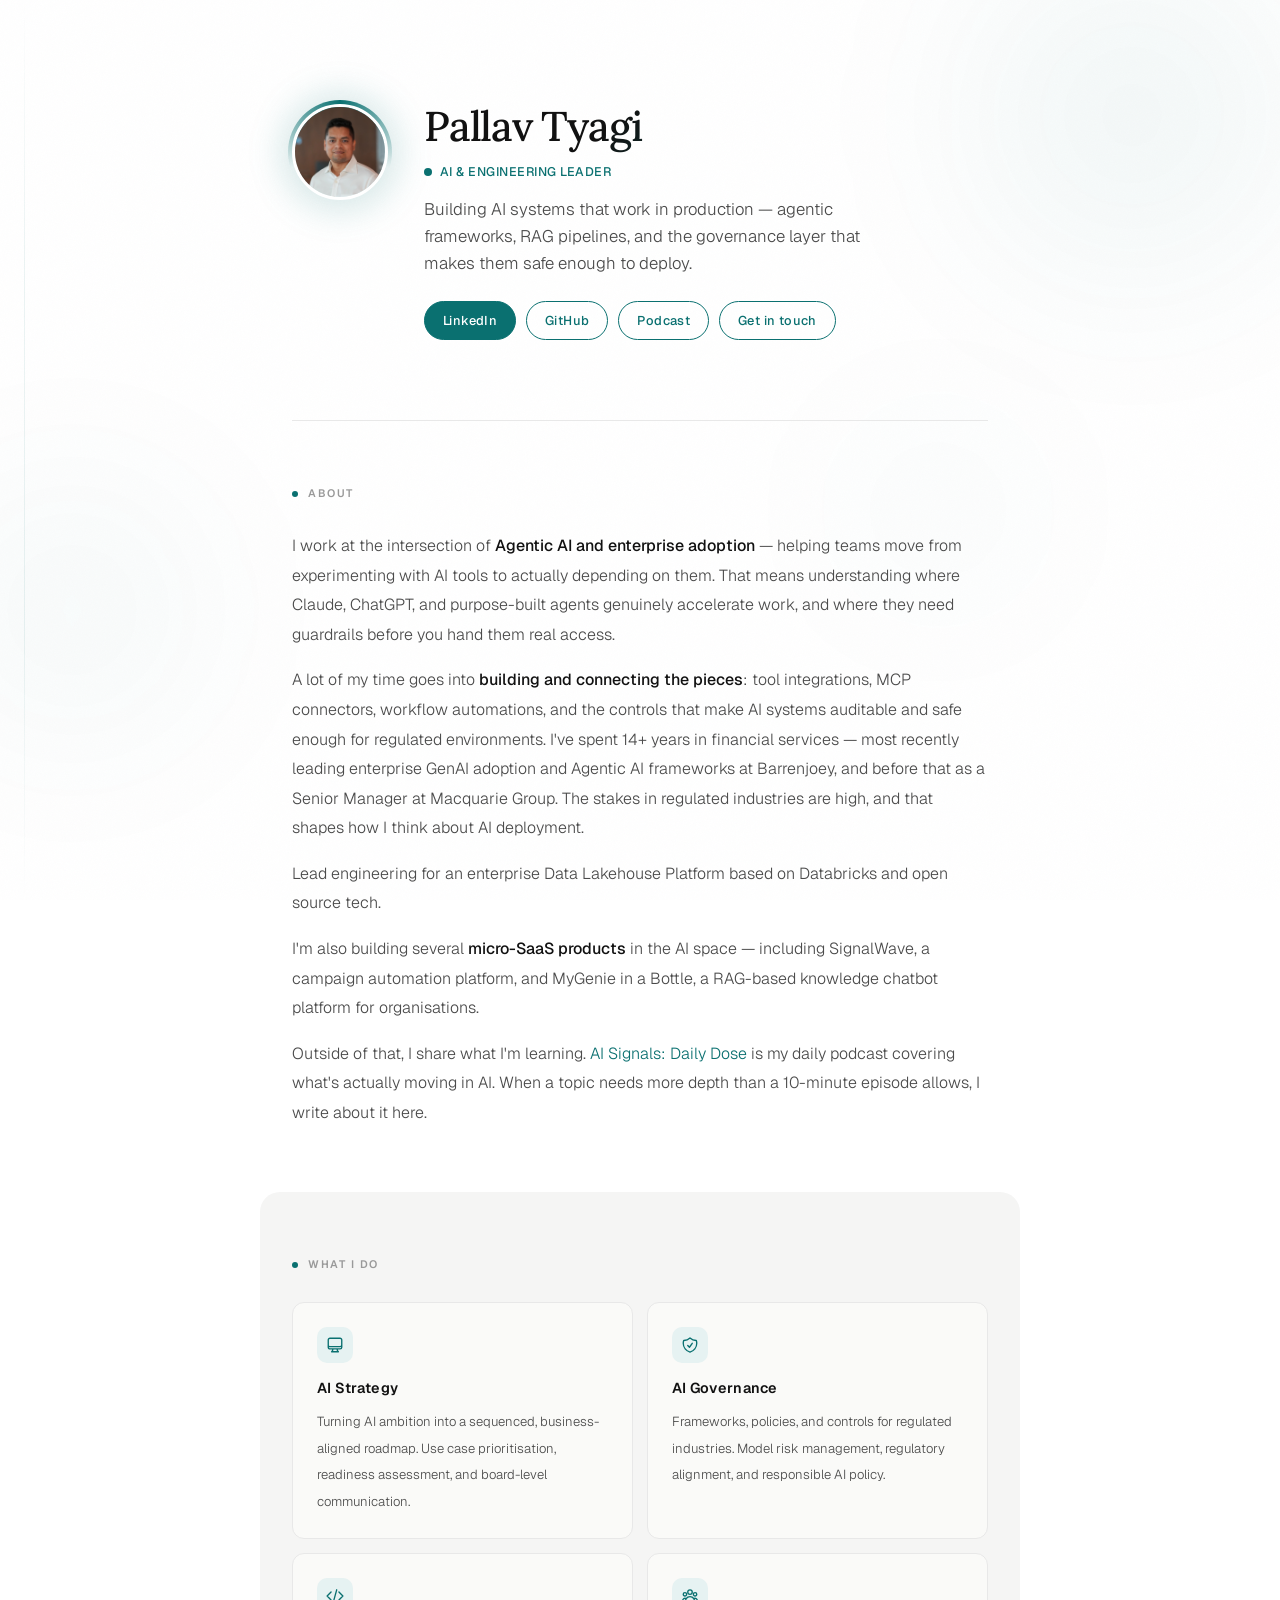
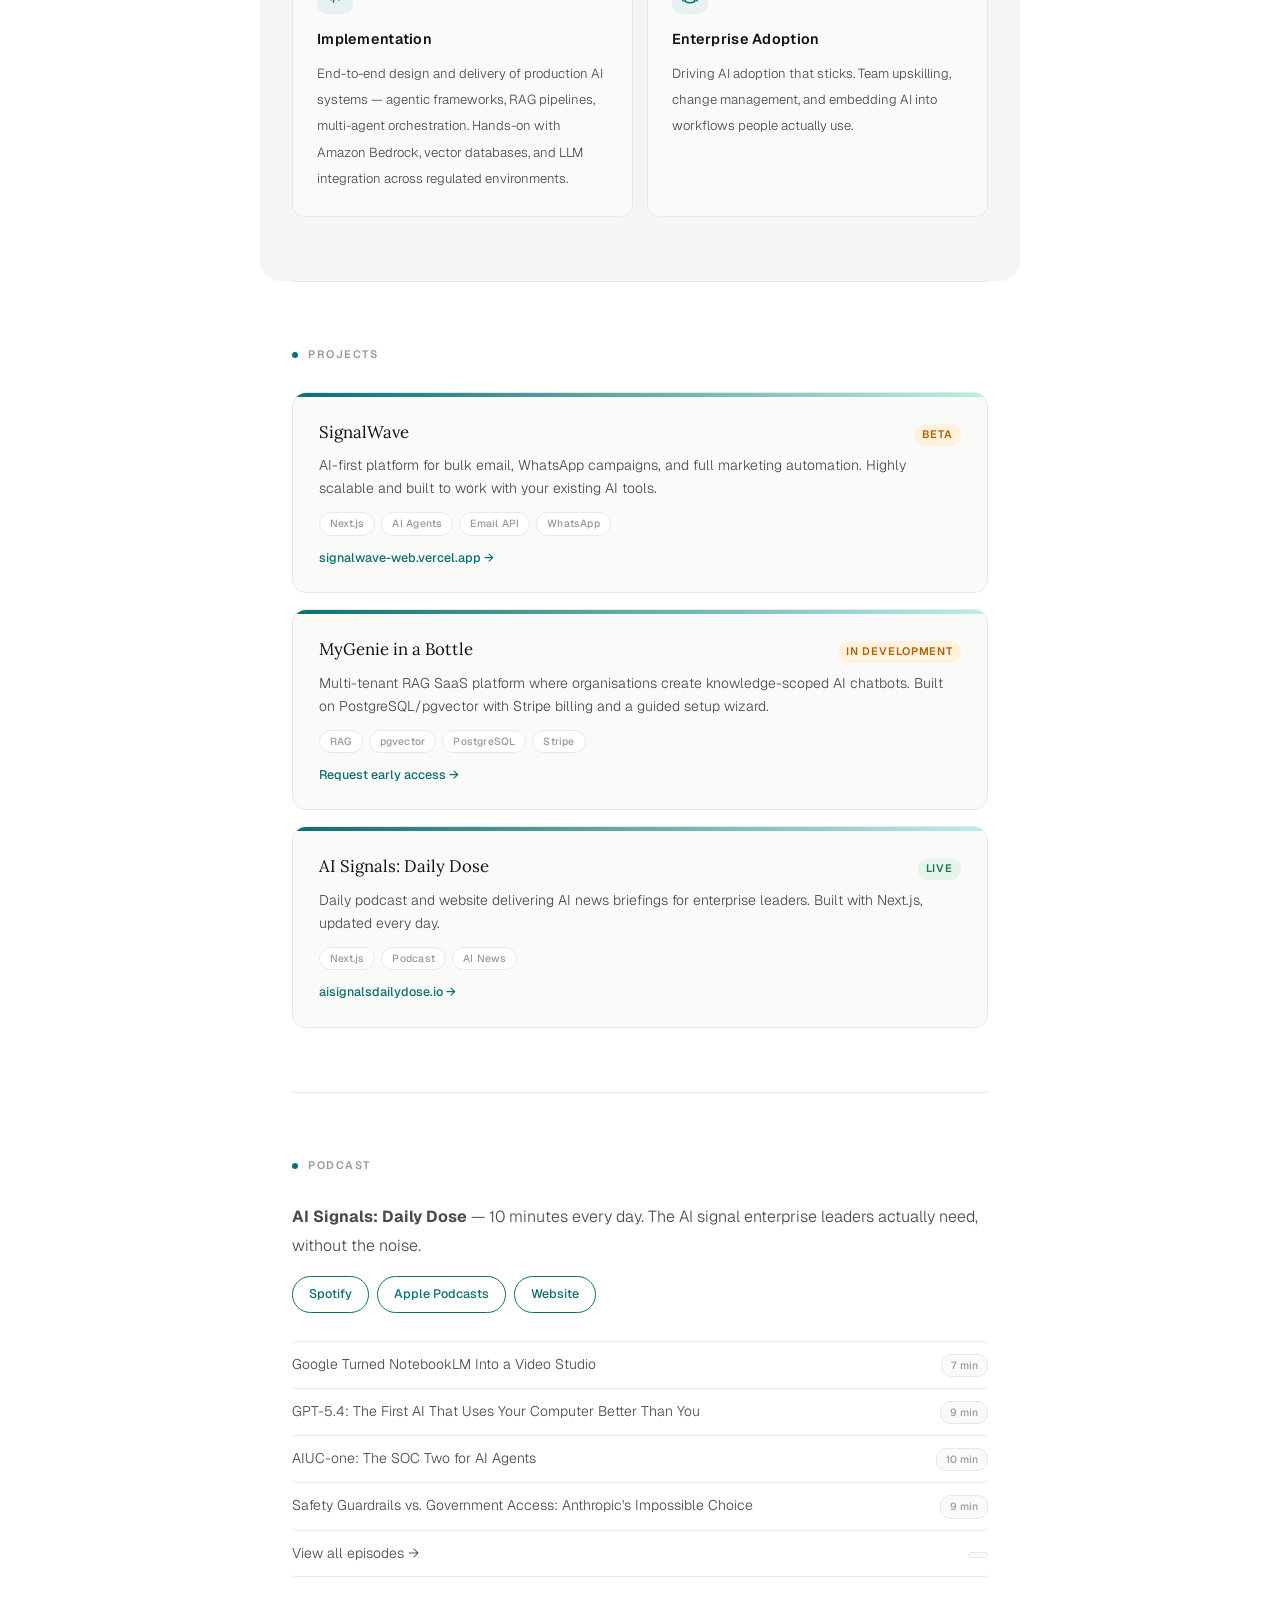
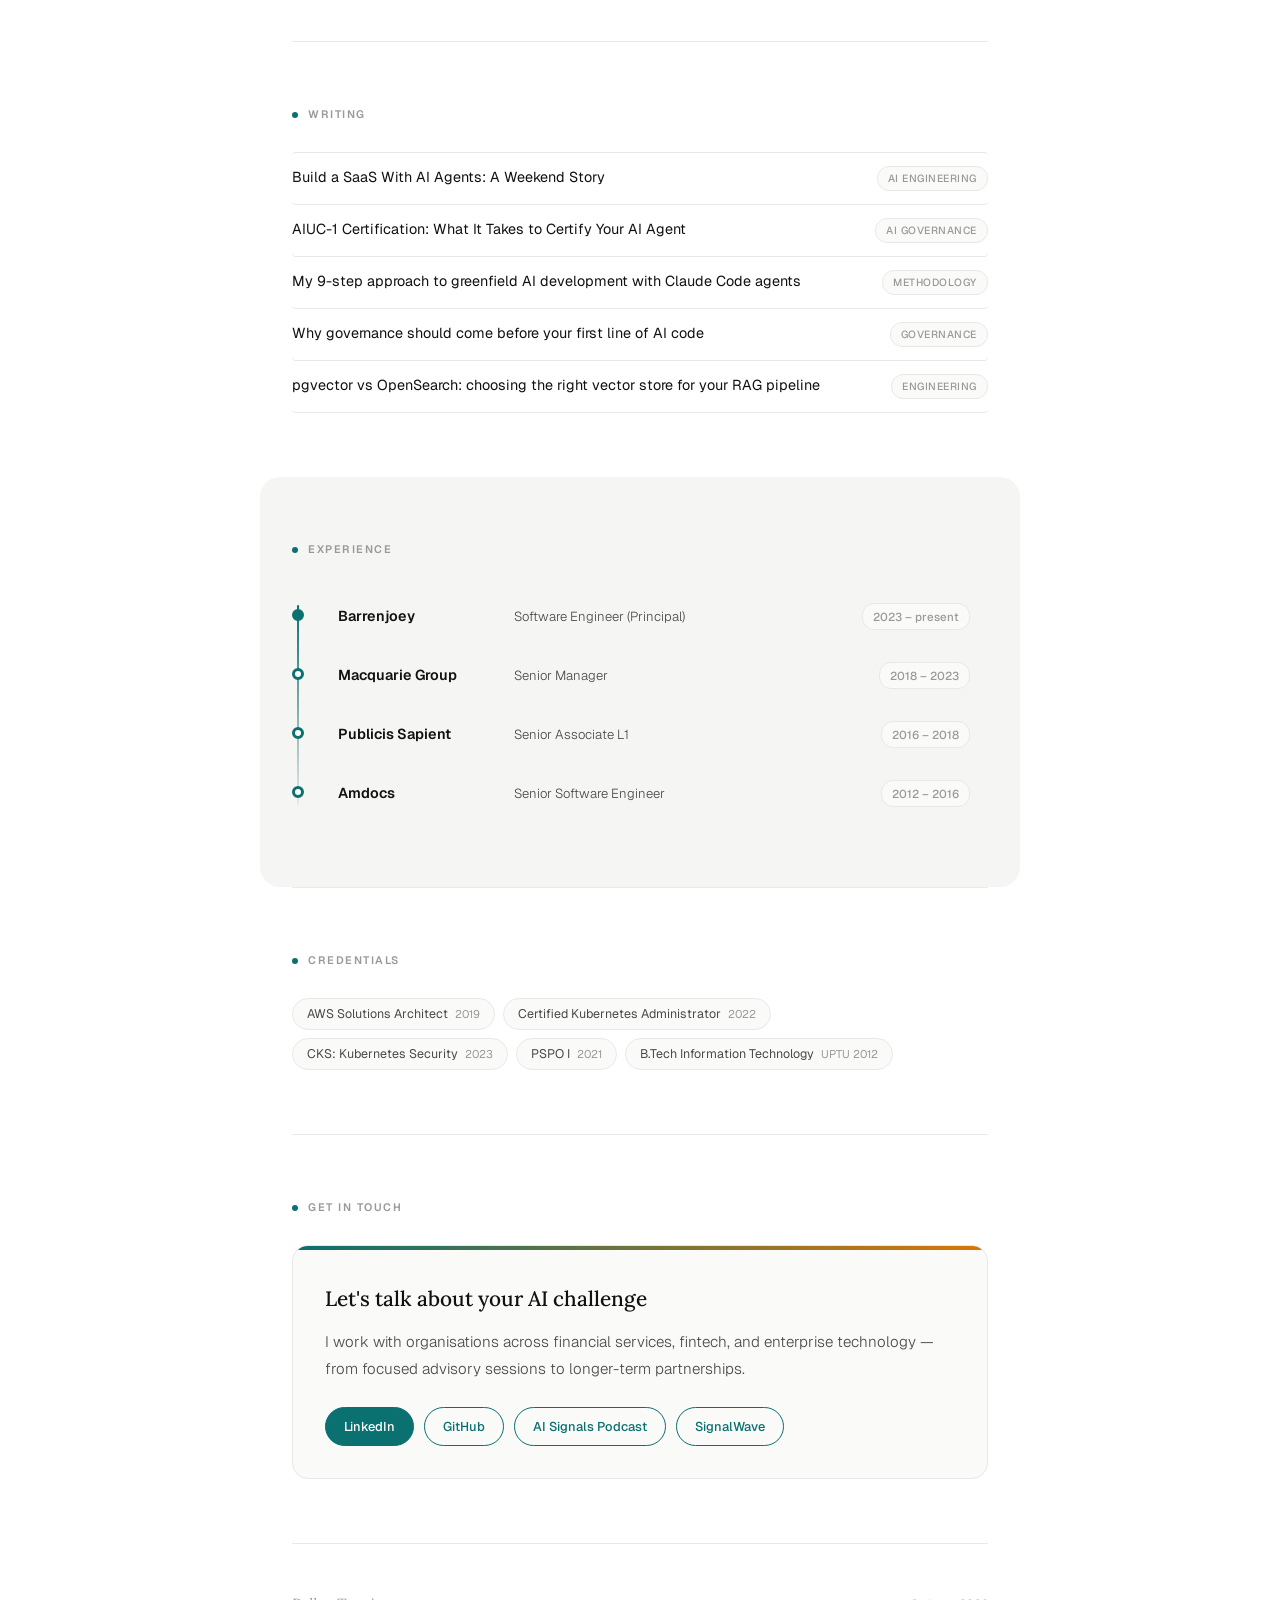
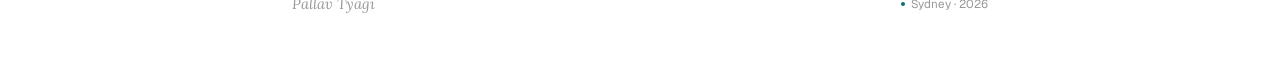
<file: index.html>
<!DOCTYPE html>
<html lang="en">
<head>
  <meta charset="UTF-8">
  <meta name="viewport" content="width=device-width, initial-scale=1.0">
  <title>Pallav Tyagi — AI & Engineering Leader, Sydney</title>
  <meta name="description" content="Pallav Tyagi is an AI & Engineering Leader based in Sydney, Australia, specialising in Agentic AI, RAG architectures, LLM integration, and AI governance for regulated industries.">
  <meta name="robots" content="index, follow">
  <link rel="canonical" href="https://pallavtyagi.github.io/">

  <!-- Open Graph -->
  <meta property="og:type" content="website">
  <meta property="og:url" content="https://pallavtyagi.github.io/">
  <meta property="og:title" content="Pallav Tyagi — AI & Engineering Leader">
  <meta property="og:description" content="AI & Engineering Leader based in Sydney, Australia. Specialising in Agentic AI, RAG architectures, LLM integration, and AI governance for regulated industries.">
  <meta property="og:site_name" content="Pallav Tyagi">

  <!-- Twitter / X -->
  <meta name="twitter:card" content="summary">
  <meta name="twitter:title" content="Pallav Tyagi — AI & Engineering Leader">
  <meta name="twitter:description" content="AI & Engineering Leader based in Sydney, Australia. Specialising in Agentic AI, RAG architectures, LLM integration, and AI governance.">

  <link rel="preconnect" href="https://fonts.googleapis.com">
  <link href="https://fonts.googleapis.com/css2?family=Lora:ital,wght@0,400;0,500;1,400&family=Geist:wght@300;400;500;600&display=swap" rel="stylesheet">
  <link rel="stylesheet" href="style.css">

  <script type="application/ld+json">
  {"@context":"https://schema.org","@type":"Person","name":"Pallav Tyagi","jobTitle":"AI & Engineering Leader","description":"AI and engineering leader with 14+ years in financial services. Specialises in Agentic AI, RAG architectures, LLM integration, and AI governance.","url":"https://pallavtyagi.github.io","sameAs":["https://www.linkedin.com/in/pallavtyagi/","https://github.com/pallavtyagi","https://aisignalsdailydose.io"],"knowsAbout":["Agentic AI","RAG","LLM Integration","AI Governance","Amazon Bedrock","Databricks","pgvector"],"address":{"@type":"PostalAddress","addressLocality":"Sydney","addressCountry":"AU"}}
  </script>

</head>
<body>

<a href="#main" class="skip-link">Skip to content</a>

<nav class="site-nav" id="siteNav" aria-label="Main navigation">
  <a href="#about">About</a>
  <a href="#services">What I do</a>
  <a href="#projects">Projects</a>
  <a href="#podcast">Podcast</a>
  <a href="#experience">Experience</a>
  <a href="#contact">Contact</a>
  <span class="nav-divider"></span>
  <button class="theme-toggle" id="themeToggle" aria-label="Toggle dark mode" type="button">
    <svg class="theme-icon-moon" xmlns="http://www.w3.org/2000/svg" fill="none" viewBox="0 0 24 24" stroke="currentColor" stroke-width="2"><path stroke-linecap="round" stroke-linejoin="round" d="M21 12.79A9 9 0 1111.21 3a7 7 0 009.79 9.79z"/></svg>
    <svg class="theme-icon-sun" xmlns="http://www.w3.org/2000/svg" fill="none" viewBox="0 0 24 24" stroke="currentColor" stroke-width="2"><circle cx="12" cy="12" r="5"/><path stroke-linecap="round" d="M12 1v2m0 18v2M4.22 4.22l1.42 1.42m12.73 12.73l1.42 1.42M1 12h2m18 0h2M4.22 19.78l1.42-1.42M18.36 5.64l1.42-1.42"/></svg>
  </button>
</nav>

<div class="page">

  <!-- HERO -->
  <header class="hero fade">
    <div class="hero-inner">
      <div class="photo-wrap"><img class="photo" src="assets/photo.jpg" alt="Pallav Tyagi" />
      </div>
      <div class="hero-text">
        <h1>Pallav Tyagi</h1>
        <div class="hero-role">AI & Engineering Leader</div>
        <p class="hero-sub">Building AI systems that work in production &mdash; agentic frameworks, RAG pipelines, and the governance layer that makes them safe enough to deploy.</p>
        <div class="hero-links">
          <a href="https://www.linkedin.com/in/pallavtyagi/" target="_blank" rel="noopener" aria-label="Pallav Tyagi on LinkedIn">LinkedIn</a>
          <a href="https://github.com/pallavtyagi" target="_blank" rel="noopener" aria-label="Pallav Tyagi on GitHub">GitHub</a>
          <a href="https://aisignalsdailydose.io" target="_blank" rel="noopener" aria-label="AI Signals Daily Dose Podcast">Podcast</a>
          <a href="#contact">Get in touch</a>
        </div>
      </div>
    </div>
  </header>

<main id="main">
  <!-- ABOUT -->
  <section class="section fade" id="about">
    <h2 class="section-label">About</h2>
    <div class="about-text">
      <p>I work at the intersection of <strong>Agentic AI and enterprise adoption</strong> — helping teams move from experimenting with AI tools to actually depending on them. That means understanding where Claude, ChatGPT, and purpose-built agents genuinely accelerate work, and where they need guardrails before you hand them real access.</p>
      <p>A lot of my time goes into <strong>building and connecting the pieces</strong>: tool integrations, MCP connectors, workflow automations, and the controls that make AI systems auditable and safe enough for regulated environments. I've spent 14+ years in financial services — most recently leading enterprise GenAI adoption and Agentic AI frameworks at Barrenjoey, and before that as a Senior Manager at Macquarie Group. The stakes in regulated industries are high, and that shapes how I think about AI deployment.</p>
      <p>Lead engineering for an enterprise Data Lakehouse Platform based on Databricks and open source tech.</p>
      <p>I'm also building several <strong>micro-SaaS products</strong> in the AI space — including SignalWave, a campaign automation platform, and MyGenie in a Bottle, a RAG-based knowledge chatbot platform for organisations.</p>
      <p>Outside of that, I share what I'm learning. <a href="https://aisignalsdailydose.io" target="_blank" rel="noopener">AI Signals: Daily Dose</a> is my daily podcast covering what's actually moving in AI. When a topic needs more depth than a 10-minute episode allows, I write about it here.</p>
    </div>
  </section>

  <!-- WHAT I DO -->
  <section class="section section-alt fade" id="services">
    <h2 class="section-label">What I do</h2>
    <div class="services-list stagger-children">
      <div class="service-item">
        <div class="service-icon"><svg xmlns="http://www.w3.org/2000/svg" fill="none" viewBox="0 0 24 24" stroke="currentColor" stroke-width="1.8"><path stroke-linecap="round" stroke-linejoin="round" d="M9 17.25v1.007a3 3 0 01-.879 2.122L7.5 21h9l-.621-.621A3 3 0 0115 18.257V17.25m6-12V15a2.25 2.25 0 01-2.25 2.25H5.25A2.25 2.25 0 013 15V5.25m18 0A2.25 2.25 0 0018.75 3H5.25A2.25 2.25 0 003 5.25m18 0V12a2.25 2.25 0 01-2.25 2.25H5.25A2.25 2.25 0 013 12V5.25"/></svg></div>
        <span class="service-title">AI Strategy</span>
        <span class="service-body">Turning AI ambition into a sequenced, business-aligned roadmap. Use case prioritisation, readiness assessment, and board-level communication.</span>
      </div>
      <div class="service-item">
        <div class="service-icon"><svg xmlns="http://www.w3.org/2000/svg" fill="none" viewBox="0 0 24 24" stroke="currentColor" stroke-width="1.8"><path stroke-linecap="round" stroke-linejoin="round" d="M9 12.75L11.25 15 15 9.75m-3-7.036A11.959 11.959 0 013.598 6 11.99 11.99 0 003 9.749c0 5.592 3.824 10.29 9 11.623 5.176-1.332 9-6.03 9-11.622 0-1.31-.21-2.571-.598-3.751h-.152c-3.196 0-6.1-1.248-8.25-3.285z"/></svg></div>
        <span class="service-title">AI Governance</span>
        <span class="service-body">Frameworks, policies, and controls for regulated industries. Model risk management, regulatory alignment, and responsible AI policy.</span>
      </div>
      <div class="service-item">
        <div class="service-icon"><svg xmlns="http://www.w3.org/2000/svg" fill="none" viewBox="0 0 24 24" stroke="currentColor" stroke-width="1.8"><path stroke-linecap="round" stroke-linejoin="round" d="M17.25 6.75L22.5 12l-5.25 5.25m-10.5 0L1.5 12l5.25-5.25m7.5-3l-4.5 16.5"/></svg></div>
        <span class="service-title">Implementation</span>
        <span class="service-body">End-to-end design and delivery of production AI systems — agentic frameworks, RAG pipelines, multi-agent orchestration. Hands-on with Amazon Bedrock, vector databases, and LLM integration across regulated environments.</span>
      </div>
      <div class="service-item">
        <div class="service-icon"><svg xmlns="http://www.w3.org/2000/svg" fill="none" viewBox="0 0 24 24" stroke="currentColor" stroke-width="1.8"><path stroke-linecap="round" stroke-linejoin="round" d="M18 18.72a9.094 9.094 0 003.741-.479 3 3 0 00-4.682-2.72m.94 3.198l.001.031c0 .225-.012.447-.037.666A11.944 11.944 0 0112 21c-2.17 0-4.207-.576-5.963-1.584A6.062 6.062 0 016 18.719m12 0a5.971 5.971 0 00-.941-3.197m0 0A5.995 5.995 0 0012 12.75a5.995 5.995 0 00-5.058 2.772m0 0a3 3 0 00-4.681 2.72 8.986 8.986 0 003.74.477m.94-3.197a5.971 5.971 0 00-.94 3.197M15 6.75a3 3 0 11-6 0 3 3 0 016 0zm6 3a2.25 2.25 0 11-4.5 0 2.25 2.25 0 014.5 0zm-13.5 0a2.25 2.25 0 11-4.5 0 2.25 2.25 0 014.5 0z"/></svg></div>
        <span class="service-title">Enterprise Adoption</span>
        <span class="service-body">Driving AI adoption that sticks. Team upskilling, change management, and embedding AI into workflows people actually use.</span>
      </div>
    </div>
  </section>

  <!-- PROJECTS -->
  <section class="section fade" id="projects">
    <h2 class="section-label">Projects</h2>
    <div class="projects-grid stagger-children">

      <div class="project-card">
        <div class="project-accent"></div>
        <div class="project-inner">
          <div class="project-top">
            <span class="project-name">SignalWave</span>
            <span class="project-badge badge-dev">Beta</span>
          </div>
          <p class="project-body">AI-first platform for bulk email, WhatsApp campaigns, and full marketing automation. Highly scalable and built to work with your existing AI tools.</p>
          <div class="project-tech">
            <span class="tech-pill">Next.js</span>
            <span class="tech-pill">AI Agents</span>
            <span class="tech-pill">Email API</span>
            <span class="tech-pill">WhatsApp</span>
          </div>
          <a class="project-url" href="https://signalwave-web.vercel.app" target="_blank" rel="noopener">signalwave-web.vercel.app &rarr;</a>
        </div>
      </div>

      <div class="project-card">
        <div class="project-accent"></div>
        <div class="project-inner">
          <div class="project-top">
            <span class="project-name">MyGenie in a Bottle</span>
            <span class="project-badge badge-dev">In development</span>
          </div>
          <p class="project-body">Multi-tenant RAG SaaS platform where organisations create knowledge-scoped AI chatbots. Built on PostgreSQL/pgvector with Stripe billing and a guided setup wizard.</p>
          <div class="project-tech">
            <span class="tech-pill">RAG</span>
            <span class="tech-pill">pgvector</span>
            <span class="tech-pill">PostgreSQL</span>
            <span class="tech-pill">Stripe</span>
          </div>
          <a class="project-url" href="#contact">Request early access &rarr;</a>
        </div>
      </div>

      <div class="project-card">
        <div class="project-accent"></div>
        <div class="project-inner">
          <div class="project-top">
            <span class="project-name">AI Signals: Daily Dose</span>
            <span class="project-badge badge-live">Live</span>
          </div>
          <p class="project-body">Daily podcast and website delivering AI news briefings for enterprise leaders. Built with Next.js, updated every day.</p>
          <div class="project-tech">
            <span class="tech-pill">Next.js</span>
            <span class="tech-pill">Podcast</span>
            <span class="tech-pill">AI News</span>
          </div>
          <a class="project-url" href="https://aisignalsdailydose.io" target="_blank" rel="noopener">aisignalsdailydose.io &rarr;</a>
        </div>
      </div>

    </div>

  </section>

  <!-- PODCAST -->
  <section class="section fade" id="podcast">
    <h2 class="section-label">Podcast</h2>
    <p class="podcast-lead"><strong>AI Signals: Daily Dose</strong> &mdash; 10 minutes every day. The AI signal enterprise leaders actually need, without the noise.</p>
    <div class="podcast-platforms">
      <a href="https://open.spotify.com/show/1GAllAE8uldTko4OT2Vja0" target="_blank" rel="noopener">Spotify</a>
      <a href="https://podcasts.apple.com/au/podcast/ai-signals-daily-dose/id1878894464" target="_blank" rel="noopener">Apple Podcasts</a>
      <a href="https://aisignalsdailydose.io" target="_blank" rel="noopener">Website</a>
    </div>
    <div class="ep-list">
      <div class="ep">
        <span class="ep-title"><a href="https://aisignalsdailydose.io/episodes" target="_blank" rel="noopener">Google Turned NotebookLM Into a Video Studio</a></span>
        <span class="ep-dur">7 min</span>
      </div>
      <div class="ep">
        <span class="ep-title"><a href="https://aisignalsdailydose.io/episodes" target="_blank" rel="noopener">GPT-5.4: The First AI That Uses Your Computer Better Than You</a></span>
        <span class="ep-dur">9 min</span>
      </div>
      <div class="ep">
        <span class="ep-title"><a href="https://aisignalsdailydose.io/episodes" target="_blank" rel="noopener">AIUC-one: The SOC Two for AI Agents</a></span>
        <span class="ep-dur">10 min</span>
      </div>
      <div class="ep">
        <span class="ep-title"><a href="https://aisignalsdailydose.io/episodes" target="_blank" rel="noopener">Safety Guardrails vs. Government Access: Anthropic's Impossible Choice</a></span>
        <span class="ep-dur">9 min</span>
      </div>
      <div class="ep">
        <span class="ep-title"><a href="https://aisignalsdailydose.io/episodes" target="_blank" rel="noopener">View all episodes &rarr;</a></span>
        <span class="ep-dur"></span>
      </div>
    </div>
  </section>

  <!-- WRITING -->
  <section class="section fade" id="writing">
    <h2 class="section-label">Writing</h2>
    <div>
      <div class="article">
        <a class="article-title" href="blog/build-saas-with-ai-agents.html">Build a SaaS With AI Agents: A Weekend Story</a>
        <span class="article-tag">AI Engineering</span>
      </div>
      <div class="article">
        <a class="article-title" href="blog/aiuc-1-certification-guide-agentic-ai.html">AIUC-1 Certification: What It Takes to Certify Your AI Agent</a>
        <span class="article-tag">AI Governance</span>
      </div>
      <div class="article">
        <a class="article-title" href="#">My 9-step approach to greenfield AI development with Claude Code agents</a>
        <span class="article-tag">Methodology</span>
      </div>
      <div class="article">
        <a class="article-title" href="#">Why governance should come before your first line of AI code</a>
        <span class="article-tag">Governance</span>
      </div>
      <div class="article">
        <a class="article-title" href="#">pgvector vs OpenSearch: choosing the right vector store for your RAG pipeline</a>
        <span class="article-tag">Engineering</span>
      </div>
    </div>
  </section>

  <!-- EXPERIENCE -->
  <section class="section section-alt fade" id="experience">
    <h2 class="section-label">Experience</h2>
    <div class="timeline stagger-children">
      <div class="tl-row">
        <span class="tl-co">Barrenjoey</span>
        <span class="tl-role">Software Engineer (Principal)</span>
        <span class="tl-period">2023 &ndash; present</span>
      </div>
      <div class="tl-row">
        <span class="tl-co">Macquarie Group</span>
        <span class="tl-role">Senior Manager</span>
        <span class="tl-period">2018 &ndash; 2023</span>
      </div>
      <div class="tl-row">
        <span class="tl-co">Publicis Sapient</span>
        <span class="tl-role">Senior Associate L1</span>
        <span class="tl-period">2016 &ndash; 2018</span>
      </div>
      <div class="tl-row">
        <span class="tl-co">Amdocs</span>
        <span class="tl-role">Senior Software Engineer</span>
        <span class="tl-period">2012 &ndash; 2016</span>
      </div>
    </div>
  </section>

  <!-- CREDENTIALS -->
  <section class="section fade" id="credentials">
    <h2 class="section-label">Credentials</h2>
    <div class="cred-list stagger-children">
      <div class="cred-chip">AWS Solutions Architect <span>2019</span></div>
      <div class="cred-chip">Certified Kubernetes Administrator <span>2022</span></div>
      <div class="cred-chip">CKS: Kubernetes Security <span>2023</span></div>
      <div class="cred-chip">PSPO I <span>2021</span></div>
      <div class="cred-chip">B.Tech Information Technology <span>UPTU 2012</span></div>
    </div>
  </section>

  <!-- CONTACT -->
  <section class="section fade" id="contact">
    <h2 class="section-label">Get in touch</h2>
    <div class="contact-card">
      <div class="contact-accent"></div>
      <div class="contact-inner">
        <p class="contact-heading">Let's talk about your AI challenge</p>
        <p class="contact-text">I work with organisations across financial services, fintech, and enterprise technology &mdash; from focused advisory sessions to longer-term partnerships.</p>
        <div class="contact-links">
          <a href="https://www.linkedin.com/in/pallavtyagi/" target="_blank" rel="noopener">LinkedIn</a>
          <a href="https://github.com/pallavtyagi" target="_blank" rel="noopener">GitHub</a>
          <a href="https://aisignalsdailydose.io" target="_blank" rel="noopener">AI Signals Podcast</a>
          <a href="https://signalwave-web.vercel.app" target="_blank" rel="noopener">SignalWave</a>
        </div>
      </div>
    </div>
  </section>

</main>

  <!-- FOOTER -->
  <footer>
    <span class="footer-name">Pallav Tyagi</span>
    <span class="footer-note">Sydney &middot; 2026</span>
  </footer>

</div>

<div class="scroll-progress" id="scrollProgress"></div>
<div class="ambient-bg" aria-hidden="true">
  <div class="ambient-blob blob-1"></div>
  <div class="ambient-blob blob-2"></div>
  <div class="ambient-blob blob-3"></div>
</div>
<div class="ambient-grain" aria-hidden="true"></div>
<div class="accent-line" aria-hidden="true"></div>

<button class="back-to-top" id="backToTop" aria-label="Back to top" type="button">
  <svg xmlns="http://www.w3.org/2000/svg" fill="none" viewBox="0 0 24 24" stroke="currentColor" stroke-width="2.5"><path stroke-linecap="round" stroke-linejoin="round" d="M5 15l7-7 7 7"/></svg>
</button>

<script src="script.js" defer></script>
</body>
</html>
</file>
<file: style.css>
*, *::before, *::after { box-sizing: border-box; margin: 0; padding: 0; }

:root {
  --serif: 'Lora', Georgia, serif;
  --sans: 'Geist', system-ui, sans-serif;
  --ink: #111;
  --soft: #4a4a4a;
  --muted: #999;
  --rule: #e8e8e8;
  --teal: #0a7070;
  --teal-light: #e6f2f2;
  --teal-glow: rgba(10,112,112,0.15);
  --accent-warm: #d97706;
  --bg: #fff;
  --bg-warm: #fafaf8;
  --bg-alt: #f5f5f4;
  --nav-bg: rgba(255,255,255,0.82);
  --shadow-sm: 0 1px 3px rgba(0,0,0,0.06);
  --shadow-md: 0 4px 16px rgba(0,0,0,0.08);
}

[data-theme="dark"] {
  --ink: #e4e4e7;
  --soft: #a1a1aa;
  --muted: #8b8b94;
  --rule: #27272a;
  --teal: #2dd4bf;
  --teal-light: #0f2b2b;
  --teal-glow: rgba(45,212,191,0.12);
  --accent-warm: #fbbf24;
  --bg: #09090b;
  --bg-warm: #18181b;
  --bg-alt: #111113;
  --nav-bg: rgba(9,9,11,0.82);
  --shadow-sm: 0 1px 3px rgba(0,0,0,0.3);
  --shadow-md: 0 4px 16px rgba(0,0,0,0.4);
}

html { scroll-behavior: smooth; }

body {
  font-family: var(--sans);
  background: var(--bg);
  color: var(--ink);
  font-size: 16px;
  line-height: 1.65;
  -webkit-font-smoothing: antialiased;
}

a {
  color: var(--teal);
  text-decoration: none;
  border-bottom: 1px solid transparent;
  transition: border-color 0.15s, color 0.15s;
}
a:hover { border-bottom-color: var(--teal); }

/* ─ LAYOUT ─ */
.page {
  max-width: 760px;
  margin: 0 auto;
  padding: 0 32px;
}

/* ─ HERO ─ */
.hero {
  padding: 100px 0 80px;
  position: relative;
}

.hero-inner {
  display: flex;
  align-items: flex-start;
  gap: 36px;
}

.photo-wrap {
  position: relative;
  flex-shrink: 0;
  margin-top: 4px;
}
.photo-wrap::before {
  content: '';
  position: absolute;
  inset: -4px;
  border-radius: 50%;
  background: conic-gradient(
    var(--teal),
    transparent 30%,
    transparent 70%,
    var(--teal)
  );
  animation: ring-spin 8s linear infinite;
}
.photo-wrap::after {
  content: '';
  position: absolute;
  inset: -12px;
  border-radius: 50%;
  background: var(--teal-glow);
  filter: blur(16px);
  z-index: -1;
}
.photo {
  position: relative;
  width: 96px;
  height: 96px;
  border-radius: 50%;
  object-fit: cover;
  object-position: top center;
  border: 3px solid var(--bg);
  display: block;
}

@keyframes ring-spin {
  to { transform: rotate(360deg); }
}

.hero-text {}

h1 {
  font-family: var(--serif);
  font-size: 2.6rem;
  font-weight: 500;
  letter-spacing: -0.03em;
  line-height: 1.25;
  background: linear-gradient(135deg, var(--ink) 40%, var(--teal) 100%);
  -webkit-background-clip: text;
  -webkit-text-fill-color: transparent;
  background-clip: text;
  margin-bottom: 4px;
  padding-bottom: 2px;
}

.hero-role {
  display: inline-flex;
  align-items: center;
  gap: 8px;
  font-size: 0.78rem;
  font-weight: 500;
  color: var(--teal);
  letter-spacing: 0.04em;
  text-transform: uppercase;
  margin-bottom: 14px;
}
.hero-role::before {
  content: '';
  width: 8px;
  height: 8px;
  border-radius: 50%;
  background: var(--teal);
  animation: pulse-dot 2s ease-in-out infinite;
}
@keyframes pulse-dot {
  0%, 100% { opacity: 1; transform: scale(1); }
  50%      { opacity: 0.4; transform: scale(0.8); }
}

.hero-sub {
  font-size: 1.05rem;
  font-weight: 300;
  color: var(--soft);
  line-height: 1.6;
  margin-bottom: 24px;
  max-width: 480px;
}

.hero-links {
  display: flex;
  gap: 10px;
  flex-wrap: wrap;
}
.hero-links a {
  font-size: 0.8rem;
  font-weight: 500;
  color: var(--teal);
  border: 1px solid var(--teal);
  border-radius: 24px;
  padding: 8px 18px;
  letter-spacing: 0.03em;
  transition: background 0.2s, color 0.2s, transform 0.2s, box-shadow 0.2s;
}
.hero-links a:hover {
  background: var(--teal);
  color: #fff;
  border-bottom-color: var(--teal);
  transform: translateY(-1px);
  box-shadow: 0 4px 12px var(--teal-glow);
}
.hero-links a:first-child {
  background: var(--teal);
  color: #fff;
}
.hero-links a:first-child:hover {
  background: transparent;
  color: var(--teal);
}

/* ─ SECTIONS ─ */
.section {
  padding: 64px 0;
  border-top: 1px solid var(--rule);
  position: relative;
}
.section-alt {
  background: var(--bg-alt);
  margin: 0 -32px;
  padding: 64px 32px;
  border-radius: 20px;
  border-top: none;
}

h2.section-label {
  font-family: var(--sans);
  font-size: 0.68rem;
  font-weight: 600;
  letter-spacing: 0.14em;
  text-transform: uppercase;
  color: var(--muted);
  margin-bottom: 28px;
  display: flex;
  align-items: center;
  gap: 10px;
}
h2.section-label::before {
  content: '';
  width: 6px;
  height: 6px;
  border-radius: 50%;
  background: var(--teal);
  flex-shrink: 0;
}

/* ─ ABOUT ─ */
.about-text {
  font-size: 1rem;
  font-weight: 300;
  color: var(--soft);
  line-height: 1.85;
}
.about-text p + p { margin-top: 16px; }
.about-text strong { font-weight: 500; color: var(--ink); }
.about-text a { color: var(--teal); }

/* ─ WHAT I DO ─ */
.services-list {
  display: grid;
  grid-template-columns: 1fr 1fr;
  gap: 14px;
}
.service-item {
  padding: 24px;
  background: var(--bg-warm);
  border: 1px solid var(--rule);
  border-radius: 12px;
  transition: transform 0.25s, box-shadow 0.25s, border-color 0.25s;
}
.service-item:hover {
  transform: translateY(-3px);
  box-shadow: var(--shadow-md);
  border-color: var(--teal);
}
.service-icon {
  width: 36px;
  height: 36px;
  border-radius: 10px;
  background: var(--teal-light);
  display: flex;
  align-items: center;
  justify-content: center;
  margin-bottom: 14px;
  color: var(--teal);
}
.service-icon svg { width: 18px; height: 18px; }
.service-title {
  font-size: 0.9rem;
  font-weight: 600;
  color: var(--ink);
  letter-spacing: 0.02em;
  margin-bottom: 8px;
  display: block;
}
.service-body {
  font-size: 0.82rem;
  font-weight: 300;
  color: var(--soft);
  line-height: 1.7;
}

/* ─ PROJECTS ─ */
.projects-grid {
  display: flex;
  flex-direction: column;
  gap: 16px;
}
.project-card {
  background: var(--bg-warm);
  border: 1px solid var(--rule);
  border-radius: 14px;
  padding: 0;
  overflow: hidden;
  transition: transform 0.25s ease, box-shadow 0.25s ease, border-color 0.25s;
}
.project-card:hover {
  transform: translateY(-4px);
  box-shadow: var(--shadow-md);
  border-color: var(--teal);
}
.project-accent {
  height: 4px;
  background: linear-gradient(90deg, var(--teal), rgba(45,212,191,0.3));
}
.project-inner {
  padding: 22px 26px;
}
.project-card .project-tech {
  display: flex;
  flex-wrap: wrap;
  gap: 6px;
  margin-top: 12px;
}
.tech-pill {
  font-size: 0.65rem;
  font-weight: 500;
  color: var(--muted);
  background: var(--bg);
  border: 1px solid var(--rule);
  border-radius: 12px;
  padding: 2px 10px;
  letter-spacing: 0.02em;
}
.project-top {
  display: flex;
  align-items: baseline;
  justify-content: space-between;
  margin-bottom: 8px;
  gap: 12px;
}
.project-name {
  font-family: var(--serif);
  font-size: 1.05rem;
  font-weight: 400;
  color: var(--ink);
}
.project-badge {
  font-size: 0.68rem;
  font-weight: 600;
  letter-spacing: 0.08em;
  text-transform: uppercase;
  padding: 2px 8px;
  border-radius: 20px;
  white-space: nowrap;
  flex-shrink: 0;
}
.badge-live {
  background: #e6f4ee;
  color: #1a7a44;
}
.badge-dev {
  background: #fff3e0;
  color: #b06000;
}
[data-theme="dark"] .badge-live {
  background: #0f2d1f;
  color: #4ade80;
}
[data-theme="dark"] .badge-dev {
  background: #2d1f0f;
  color: #fbbf24;
}
@media (prefers-color-scheme: dark) {
  :root:not([data-theme="light"]) .badge-live {
    background: #0f2d1f;
    color: #4ade80;
  }
  :root:not([data-theme="light"]) .badge-dev {
    background: #2d1f0f;
    color: #fbbf24;
  }
}
.project-body {
  font-size: 0.875rem;
  font-weight: 300;
  color: var(--soft);
  line-height: 1.65;
  margin-bottom: 10px;
}
.project-url {
  font-size: 0.78rem;
  font-weight: 500;
  color: var(--teal);
  border-bottom: none;
  display: inline-block;
  margin-top: 12px;
}
.project-url:hover { border-bottom-color: var(--teal); }

/* ─ GITHUB ─ */
.github-widgets {
  display: flex;
  flex-direction: column;
  gap: 10px;
  margin-top: 28px;
  padding-top: 24px;
  border-top: 1px solid var(--rule);
}
.github-widgets img {
  width: 100%;
  height: auto;
  display: block;
  border-radius: 4px;
}

/* ─ PODCAST ─ */
.podcast-lead {
  font-size: 1rem;
  font-weight: 300;
  color: var(--soft);
  line-height: 1.8;
  margin-bottom: 16px;
}
.podcast-platforms {
  display: flex;
  flex-wrap: wrap;
  gap: 8px;
  margin-bottom: 28px;
}
.podcast-platforms a {
  font-size: 0.78rem;
  font-weight: 500;
  color: var(--teal);
  border: 1px solid var(--teal);
  border-radius: 24px;
  padding: 7px 16px;
  transition: background 0.2s, color 0.2s, transform 0.2s;
}
.podcast-platforms a:hover {
  background: var(--teal);
  color: #fff;
  border-bottom-color: var(--teal);
  transform: translateY(-1px);
}
.ep-list {}
.ep {
  display: flex;
  align-items: baseline;
  justify-content: space-between;
  gap: 16px;
  padding: 11px 0;
  border-bottom: 1px solid var(--rule);
}
.ep:first-child { border-top: 1px solid var(--rule); }
.ep-title {
  font-size: 0.875rem;
  font-weight: 300;
  color: var(--soft);
}
.ep-title a { color: var(--soft); border-bottom: none; }
.ep-title a:hover { color: var(--teal); }
.ep-dur {
  font-size: 0.65rem;
  font-weight: 500;
  color: var(--muted);
  white-space: nowrap;
  flex-shrink: 0;
  background: var(--bg-warm);
  padding: 2px 9px;
  border-radius: 10px;
  border: 1px solid var(--rule);
}

/* ─ WRITING ─ */
.article {
  padding: 13px 0;
  border-bottom: 1px solid var(--rule);
  display: flex;
  align-items: baseline;
  justify-content: space-between;
  gap: 20px;
}
.article:first-child { border-top: 1px solid var(--rule); }
.article-title {
  font-size: 0.9rem;
  font-weight: 400;
  color: var(--ink);
  line-height: 1.45;
}
.article-title:hover { color: var(--teal); border-bottom: none; }
.article-tag {
  font-size: 0.65rem;
  font-weight: 500;
  letter-spacing: 0.05em;
  text-transform: uppercase;
  color: var(--muted);
  white-space: nowrap;
  flex-shrink: 0;
  background: var(--bg-warm);
  padding: 3px 10px;
  border-radius: 12px;
  border: 1px solid var(--rule);
}

/* ─ EXPERIENCE (visual timeline) ─ */
.timeline {
  display: flex;
  flex-direction: column;
  gap: 0;
  position: relative;
  padding-left: 28px;
}
.timeline::before {
  content: '';
  position: absolute;
  left: 5px;
  top: 18px;
  bottom: 18px;
  width: 2px;
  background: linear-gradient(to bottom, var(--teal), var(--rule));
  border-radius: 2px;
}
.tl-row {
  display: flex;
  align-items: baseline;
  gap: 16px;
  padding: 16px 18px;
  border-radius: 10px;
  transition: background 0.2s, transform 0.2s;
  position: relative;
}
.tl-row::before {
  content: '';
  position: absolute;
  left: -28px;
  top: 22px;
  width: 12px;
  height: 12px;
  border-radius: 50%;
  background: var(--bg);
  border: 3px solid var(--teal);
  z-index: 1;
  transition: background 0.2s, transform 0.2s;
}
.tl-row:first-child::before {
  background: var(--teal);
}
.tl-row:hover {
  background: var(--teal-light);
  transform: translateX(4px);
}
.tl-row:hover::before {
  background: var(--teal);
  transform: scale(1.2);
}
.tl-co {
  font-size: 0.9rem;
  font-weight: 600;
  color: var(--ink);
  min-width: 160px;
  flex-shrink: 0;
}
.tl-role {
  font-size: 0.82rem;
  font-weight: 300;
  color: var(--soft);
  flex: 1;
}
.tl-period {
  font-size: 0.72rem;
  font-weight: 500;
  color: var(--muted);
  white-space: nowrap;
  flex-shrink: 0;
  background: var(--bg-warm);
  padding: 3px 10px;
  border-radius: 12px;
  border: 1px solid var(--rule);
}

/* ─ CREDENTIALS (inline chips) ─ */
.cred-list {
  display: flex;
  flex-wrap: wrap;
  gap: 8px;
}
.cred-chip {
  font-size: 0.78rem;
  font-weight: 400;
  color: var(--soft);
  background: var(--bg-warm);
  border: 1px solid var(--rule);
  border-radius: 20px;
  padding: 6px 14px;
  line-height: 1.4;
  transition: border-color 0.2s, color 0.2s, transform 0.2s, box-shadow 0.2s;
}
.cred-chip:hover {
  border-color: var(--teal);
  color: var(--ink);
  transform: translateY(-2px);
  box-shadow: var(--shadow-sm);
}
.cred-chip span {
  color: var(--muted);
  font-size: 0.7rem;
  margin-left: 4px;
}

/* ─ CONTACT ─ */
.contact-card {
  background: var(--bg-warm);
  border: 1px solid var(--rule);
  border-radius: 16px;
  overflow: hidden;
}
.contact-accent {
  height: 4px;
  background: linear-gradient(90deg, var(--teal), var(--accent-warm));
}
.contact-inner {
  padding: 32px;
}
.contact-heading {
  font-family: var(--serif);
  font-size: 1.3rem;
  font-weight: 500;
  color: var(--ink);
  margin-bottom: 12px;
}
.contact-text {
  font-size: 0.95rem;
  font-weight: 300;
  color: var(--soft);
  line-height: 1.8;
  margin-bottom: 24px;
}
.contact-links {
  display: flex;
  flex-wrap: wrap;
  gap: 10px;
}
.contact-links a {
  font-size: 0.8rem;
  font-weight: 500;
  color: var(--teal);
  border: 1px solid var(--teal);
  border-radius: 24px;
  padding: 8px 18px;
  transition: background 0.2s, color 0.2s, transform 0.2s, box-shadow 0.2s;
}
.contact-links a:hover {
  background: var(--teal);
  color: #fff;
  border-bottom-color: var(--teal);
  transform: translateY(-1px);
  box-shadow: 0 4px 12px var(--teal-glow);
}
.contact-links a:first-child {
  background: var(--teal);
  color: #fff;
}
.contact-links a:first-child:hover {
  background: transparent;
  color: var(--teal);
}

/* ─ FOOTER ─ */
footer {
  padding: 48px 0 64px;
  border-top: 1px solid var(--rule);
  display: flex;
  align-items: center;
  justify-content: space-between;
}
.footer-name {
  font-family: var(--serif);
  font-size: 0.92rem;
  color: var(--muted);
  font-style: italic;
}
.footer-note {
  font-size: 0.73rem;
  color: var(--muted);
  display: flex;
  align-items: center;
  gap: 6px;
}
.footer-note::before {
  content: '';
  width: 4px;
  height: 4px;
  border-radius: 50%;
  background: var(--teal);
}

/* ─ SKIP LINK ─ */
.skip-link {
  position: fixed;
  top: -100%;
  left: 16px;
  background: var(--teal);
  color: #fff;
  padding: 8px 16px;
  border-radius: 0 0 6px 6px;
  font-size: 0.82rem;
  font-weight: 500;
  z-index: 10000;
  border: none;
  transition: top 0.2s;
}
.skip-link:focus {
  top: 0;
  outline: none;
  border-bottom: none;
}

/* ─ FOCUS STATES ─ */
*:focus-visible {
  outline: 2px solid var(--teal);
  outline-offset: 3px;
  border-radius: 3px;
}
a:focus-visible { border-bottom-color: transparent; }

/* ─ STICKY NAV ─ */
.site-nav {
  position: fixed;
  top: 16px;
  left: 50%;
  transform: translateX(-50%);
  z-index: 999;
  background: var(--nav-bg);
  backdrop-filter: blur(14px);
  -webkit-backdrop-filter: blur(14px);
  border: 1px solid var(--rule);
  border-radius: 40px;
  padding: 6px 8px;
  display: flex;
  align-items: center;
  gap: 2px;
  box-shadow: var(--shadow-md);
  opacity: 0;
  pointer-events: none;
  transition: opacity 0.3s, transform 0.3s;
  transform: translateX(-50%) translateY(-8px);
}
.site-nav.visible {
  opacity: 1;
  pointer-events: auto;
  transform: translateX(-50%) translateY(0);
}
.site-nav a {
  font-size: 0.72rem;
  font-weight: 500;
  color: var(--muted);
  padding: 6px 12px;
  border-radius: 20px;
  border-bottom: none;
  letter-spacing: 0.02em;
  transition: color 0.15s, background 0.15s;
  white-space: nowrap;
}
.site-nav a:hover {
  color: var(--ink);
  background: var(--teal-light);
  border-bottom: none;
}
.site-nav a.active {
  color: var(--teal);
  background: var(--teal-light);
}
.nav-divider {
  width: 1px;
  height: 16px;
  background: var(--rule);
  margin: 0 4px;
  flex-shrink: 0;
}
.theme-toggle {
  background: none;
  border: 1px solid var(--rule);
  border-radius: 50%;
  width: 30px;
  height: 30px;
  cursor: pointer;
  display: flex;
  align-items: center;
  justify-content: center;
  color: var(--muted);
  transition: color 0.2s, border-color 0.2s, background 0.2s;
  flex-shrink: 0;
  padding: 0;
  margin-left: 4px;
}
.theme-toggle:hover {
  color: var(--teal);
  border-color: var(--teal);
  background: var(--teal-light);
}
.theme-toggle svg { width: 15px; height: 15px; }
.theme-icon-sun { display: none; }
[data-theme="dark"] .theme-icon-moon { display: none; }
[data-theme="dark"] .theme-icon-sun { display: block; }

/* ─ BACK TO TOP ─ */
.back-to-top {
  position: fixed;
  bottom: 28px;
  right: 28px;
  z-index: 998;
  width: 40px;
  height: 40px;
  border-radius: 50%;
  background: var(--nav-bg);
  backdrop-filter: blur(14px);
  -webkit-backdrop-filter: blur(14px);
  border: 1px solid var(--rule);
  color: var(--muted);
  cursor: pointer;
  display: flex;
  align-items: center;
  justify-content: center;
  box-shadow: var(--shadow-sm);
  opacity: 0;
  pointer-events: none;
  transition: opacity 0.3s, transform 0.3s, color 0.2s, border-color 0.2s;
  transform: translateY(8px);
  padding: 0;
}
.back-to-top.visible {
  opacity: 1;
  pointer-events: auto;
  transform: translateY(0);
}
.back-to-top:hover {
  color: var(--teal);
  border-color: var(--teal);
  background: var(--teal-light);
}
.back-to-top svg { width: 16px; height: 16px; }

/* ─ STAGGER CHILDREN ─ */
.stagger-children > * {
  opacity: 0;
  transform: translateY(10px);
  transition: opacity 0.35s ease, transform 0.35s ease;
}
.stagger-children.in > * { opacity: 1; transform: none; }

/* ─ ARTICLE HOVER ─ */
.article { transition: background 0.2s, padding-left 0.2s; border-radius: 4px; }
.article:hover { background: var(--teal-light); padding-left: 8px; }

/* ─ EPISODE HOVER ─ */
.ep { transition: background 0.2s, padding-left 0.2s; border-radius: 4px; }
.ep:hover { background: var(--teal-light); padding-left: 8px; }

/* ─ AMBIENT BACKGROUND ─ */

/* Scroll progress bar */
.scroll-progress {
  position: fixed;
  top: 0;
  left: 0;
  height: 2px;
  width: 0%;
  background: linear-gradient(90deg, var(--teal), rgba(45,212,191,0.6));
  z-index: 1000;
  pointer-events: none;
  transition: width 0.05s linear;
}

/* Ambient mesh — soft floating blobs animated with CSS only */
.ambient-bg {
  position: fixed;
  inset: 0;
  z-index: -1;
  pointer-events: none;
  overflow: hidden;
}

.ambient-blob {
  position: absolute;
  border-radius: 50%;
  filter: blur(80px);
  opacity: 0.5;
  will-change: transform;
  animation-timing-function: ease-in-out;
  animation-iteration-count: infinite;
  animation-direction: alternate;
}

.blob-1 {
  width: 500px;
  height: 500px;
  top: -15%;
  right: -8%;
  background: radial-gradient(circle, rgba(10,112,112,0.14) 0%, transparent 70%);
  animation: float-1 14s ease-in-out infinite alternate;
}
.blob-2 {
  width: 400px;
  height: 400px;
  bottom: 10%;
  left: -10%;
  background: radial-gradient(circle, rgba(10,112,112,0.10) 0%, transparent 70%);
  animation: float-2 18s ease-in-out infinite alternate;
}
.blob-3 {
  width: 300px;
  height: 300px;
  top: 40%;
  right: 15%;
  background: radial-gradient(circle, rgba(10,112,112,0.07) 0%, transparent 70%);
  animation: float-3 22s ease-in-out infinite alternate;
}

[data-theme="dark"] .blob-1 {
  background: radial-gradient(circle, rgba(45,212,191,0.08) 0%, transparent 70%);
}
[data-theme="dark"] .blob-2 {
  background: radial-gradient(circle, rgba(45,212,191,0.06) 0%, transparent 70%);
}
[data-theme="dark"] .blob-3 {
  background: radial-gradient(circle, rgba(45,212,191,0.04) 0%, transparent 70%);
}

@media (prefers-color-scheme: dark) {
  :root:not([data-theme="light"]) .blob-1 {
    background: radial-gradient(circle, rgba(45,212,191,0.08) 0%, transparent 70%);
  }
  :root:not([data-theme="light"]) .blob-2 {
    background: radial-gradient(circle, rgba(45,212,191,0.06) 0%, transparent 70%);
  }
  :root:not([data-theme="light"]) .blob-3 {
    background: radial-gradient(circle, rgba(45,212,191,0.04) 0%, transparent 70%);
  }
}

@keyframes float-1 {
  0%   { transform: translate(0, 0) scale(1); }
  100% { transform: translate(-40px, 60px) scale(1.1); }
}
@keyframes float-2 {
  0%   { transform: translate(0, 0) scale(1); }
  100% { transform: translate(50px, -40px) scale(1.05); }
}
@keyframes float-3 {
  0%   { transform: translate(0, 0) scale(1); }
  100% { transform: translate(-30px, -50px) scale(0.95); }
}

/* Subtle grain texture for depth */
.ambient-grain {
  position: fixed;
  inset: 0;
  z-index: -1;
  pointer-events: none;
  opacity: 0.025;
  background-image: url("data:image/svg+xml,%3Csvg viewBox='0 0 256 256' xmlns='http://www.w3.org/2000/svg'%3E%3Cfilter id='n'%3E%3CfeTurbulence type='fractalNoise' baseFrequency='0.9' numOctaves='4' stitchTiles='stitch'/%3E%3C/filter%3E%3Crect width='100%25' height='100%25' filter='url(%23n)'/%3E%3C/svg%3E");
  background-repeat: repeat;
  background-size: 256px 256px;
}
[data-theme="dark"] .ambient-grain { opacity: 0.04; }

/* Thin accent line — static, no scroll jank */
.accent-line {
  position: fixed;
  top: 0;
  left: 24px;
  width: 1px;
  height: 100vh;
  background: linear-gradient(to bottom,
    transparent 0%,
    var(--teal) 30%,
    var(--teal) 70%,
    transparent 100%
  );
  opacity: 0.08;
  pointer-events: none;
  z-index: 0;
}
/* Ensure content sits above ambient layers */
.page { position: relative; z-index: 1; }
footer { position: relative; z-index: 1; }
.hero { position: relative; z-index: 1; }
.section { position: relative; z-index: 1; }

/* ─ FADE ─ */
.fade {
  opacity: 0;
  transform: translateY(14px);
  transition: opacity 0.55s ease, transform 0.55s ease;
}
.fade.in { opacity: 1; transform: none; }

/* ─ RESPONSIVE ─ */

/* Tablet */
@media (max-width: 900px) {
  .page { max-width: 580px; }
  .hero { padding: 80px 0 56px; }
  h1 { font-size: 2.1rem; }
  .services-list { grid-template-columns: 1fr; }
  .tl-co { min-width: 140px; }
  .site-nav a { font-size: 0.68rem; padding: 5px 9px; }
  .section-alt { margin: 0 -20px; padding: 48px 20px; }
}

/* Mobile */
@media (max-width: 600px) {
  .hero-inner { flex-direction: column; gap: 20px; }
  .hero { padding: 72px 0 48px; }
  h1 { font-size: 1.7rem; }
  .hero-sub { font-size: 0.95rem; }
  .page { padding: 0 20px; }
  .section { padding: 44px 0; }
  .section-alt { margin: 0 -20px; padding: 44px 20px; border-radius: 14px; }
  .services-list { grid-template-columns: 1fr; }
  .tl-co { min-width: auto; width: 100%; }
  .tl-row { flex-wrap: wrap; gap: 2px; padding: 12px 14px; }
  .tl-period { width: auto; }
  .timeline { padding-left: 24px; }
  .tl-row::before { left: -24px; width: 10px; height: 10px; }
  .project-top { flex-direction: column; gap: 6px; }
  .contact-inner { padding: 24px; }
  .hero-links a { padding: 9px 16px; font-size: 0.82rem; }
  .podcast-platforms a { padding: 9px 14px; }
  .contact-links a { padding: 9px 14px; }
  .site-nav { padding: 4px 6px; top: 10px; }
  .site-nav a { font-size: 0.68rem; padding: 8px 10px; }
  .theme-toggle { width: 34px; height: 34px; }
  .back-to-top { bottom: 18px; right: 18px; width: 44px; height: 44px; }
  footer { flex-direction: column; gap: 8px; text-align: center; }
  .footer-note { justify-content: center; }
  .article { flex-direction: column; gap: 6px; }
  .ep { flex-direction: column; gap: 6px; align-items: flex-start; }
}

/* Dark-mode GitHub widget swap */
[data-theme="dark"] .github-widgets img {
  filter: invert(1) hue-rotate(180deg);
}

/* Respect system preference */
@media (prefers-color-scheme: dark) {
  :root:not([data-theme="light"]) {
    --ink: #e4e4e7;
    --soft: #a1a1aa;
    --muted: #8b8b94;
    --rule: #27272a;
    --teal: #2dd4bf;
    --teal-light: #0f2b2b;
    --teal-glow: rgba(45,212,191,0.12);
    --accent-warm: #fbbf24;
    --bg: #09090b;
    --bg-warm: #18181b;
    --bg-alt: #111113;
    --nav-bg: rgba(9,9,11,0.82);
    --shadow-sm: 0 1px 3px rgba(0,0,0,0.3);
    --shadow-md: 0 4px 16px rgba(0,0,0,0.4);
  }
  :root:not([data-theme="light"]) .github-widgets img {
    filter: invert(1) hue-rotate(180deg);
  }
  :root:not([data-theme="light"]) .theme-icon-moon { display: none; }
  :root:not([data-theme="light"]) .theme-icon-sun { display: block; }
}

/* Reduced motion */
@media (prefers-reduced-motion: reduce) {
  *, *::before, *::after { transition-duration: 0.01ms !important; animation-duration: 0.01ms !important; }
  html { scroll-behavior: auto; }
  .fade { opacity: 1; transform: none; }
  .stagger-children > * { opacity: 1; transform: none; }
}
</file>
